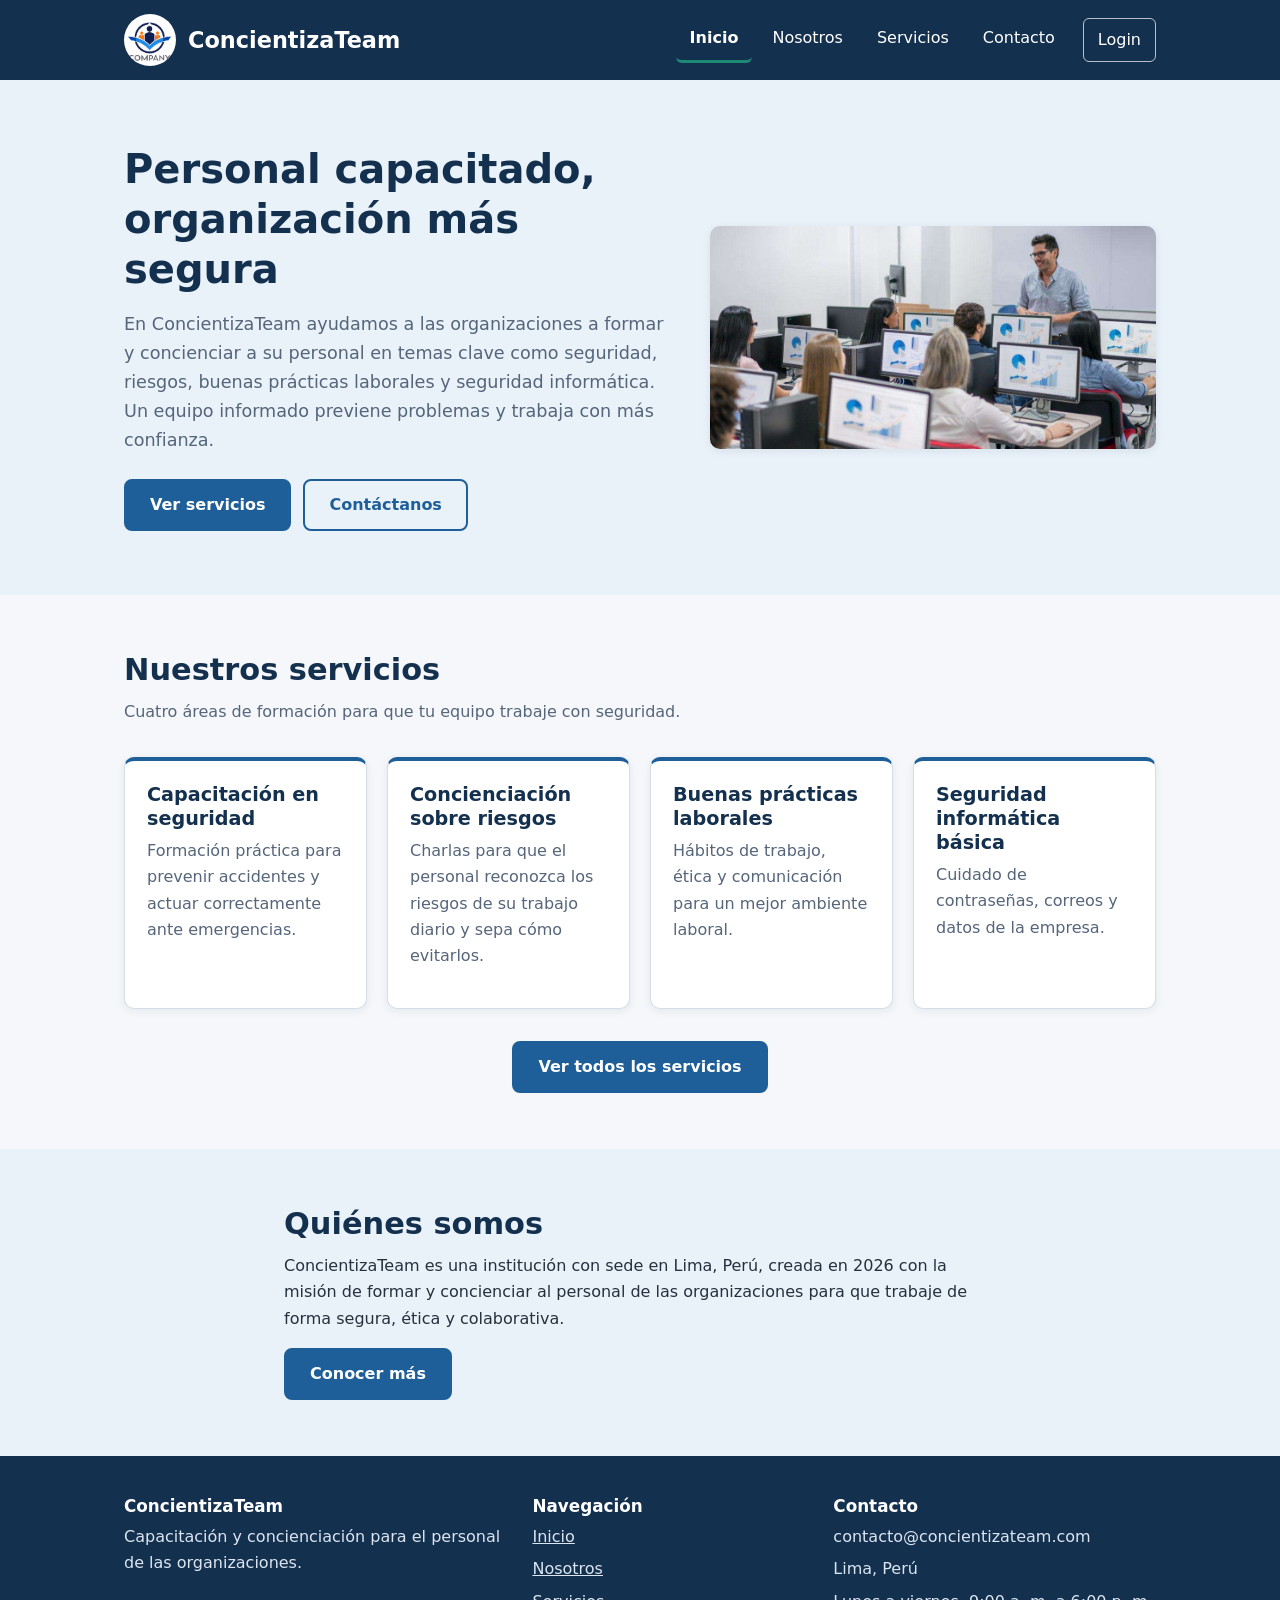
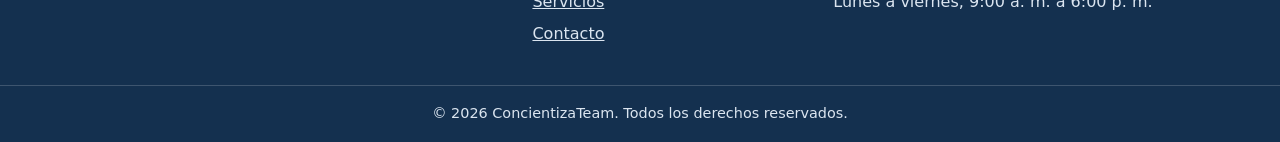
<file: index.html>
<!DOCTYPE html>
<html lang="es">
<head>
  <meta charset="UTF-8">
  <meta name="viewport" content="width=device-width, initial-scale=1.0">
  <meta name="description" content="Capacitación y concienciación para el personal de tu organización.">
  <title>Inicio | ConcientizaTeam</title>
  <link rel="stylesheet" href="css/style.css">
</head>
<body>

  <!-- ========== ENCABEZADO (igual en todas las páginas) ========== -->
  <header class="sitio-encabezado" id="encabezado-sitio">
    <div class="contenedor">
      <a class="sitio-marca" href="index.html" id="marca-sitio">
        <img src="img/logo.png" alt="Logo de ConcientizaTeam" width="52" height="52">
        <span>ConcientizaTeam</span>
      </a>

      <nav id="menu-principal" class="sitio-menu" aria-label="Menú principal">
        <ul>
          <li><a href="index.html" aria-current="page">Inicio</a></li>
          <li><a href="nosotros.html">Nosotros</a></li>
          <li><a href="servicios.html">Servicios</a></li>
          <li><a href="contacto.html">Contacto</a></li>
          <li><a class="sitio-menu-login" href="login.html">Login</a></li>
        </ul>
      </nav>
    </div>
  </header>

  <main id="contenido-principal">

    <!-- ========== PRESENTACIÓN ========== -->
    <section class="hero" id="presentacion">
      <div class="contenedor">
        <div>
          <h2>Personal capacitado, organización más segura</h2>
          <p>
            En ConcientizaTeam ayudamos a las organizaciones a formar y concienciar
            a su personal en temas clave como seguridad, riesgos, buenas prácticas
            laborales y seguridad informática. Un equipo informado previene problemas
            y trabaja con más confianza.
          </p>
          <div class="hero-acciones">
            <a class="boton" href="servicios.html">Ver servicios</a>
            <a class="boton boton-secundario" href="contacto.html">Contáctanos</a>
          </div>
        </div>
        <img src="img/porta.png" alt="Grupo de trabajadores en una sesión de capacitación" width="500">
      </div>
    </section>

    <!-- ========== RESUMEN DE SERVICIOS ========== -->
    <section class="seccion" id="servicios-resumen">
      <div class="contenedor">
        <div class="seccion-titulo">
          <h2>Nuestros servicios</h2>
          <p>Cuatro áreas de formación para que tu equipo trabaje con seguridad.</p>
        </div>

        <div class="servicios-resumen">
          <article class="tarjeta" id="resumen-seguridad">
            <h3>Capacitación en seguridad</h3>
            <p>Formación práctica para prevenir accidentes y actuar correctamente ante emergencias.</p>
          </article>

          <article class="tarjeta" id="resumen-riesgos">
            <h3>Concienciación sobre riesgos</h3>
            <p>Charlas para que el personal reconozca los riesgos de su trabajo diario y sepa cómo evitarlos.</p>
          </article>

          <article class="tarjeta" id="resumen-buenas-practicas">
            <h3>Buenas prácticas laborales</h3>
            <p>Hábitos de trabajo, ética y comunicación para un mejor ambiente laboral.</p>
          </article>

          <article class="tarjeta" id="resumen-informatica">
            <h3>Seguridad informática básica</h3>
            <p>Cuidado de contraseñas, correos y datos de la empresa.</p>
          </article>
        </div>

        <p class="servicios-ver-todos"><a class="boton" href="servicios.html">Ver todos los servicios</a></p>
      </div>
    </section>

    <!-- ========== INFORMACIÓN INSTITUCIONAL BREVE ========== -->
    <section class="seccion seccion-suave" id="quienes-somos">
      <div class="contenedor quienes-resumen">
        <h2>Quiénes somos</h2>
        <p>
          ConcientizaTeam es una institución con sede en Lima, Perú, creada en 2026
          con la misión de formar y concienciar al personal de las organizaciones para
          que trabaje de forma segura, ética y colaborativa.
        </p>
        <a class="boton" href="nosotros.html">Conocer más</a>
      </div>
    </section>

  </main>

  <!-- ========== PIE DE PÁGINA (igual en todas las páginas) ========== -->
  <footer class="sitio-pie" id="pie-sitio">
    <div class="contenedor sitio-pie-columnas">
      <div id="pie-institucion">
        <h3>ConcientizaTeam</h3>
        <p>Capacitación y concienciación para el personal de las organizaciones.</p>
      </div>
      <div id="pie-navegacion">
        <h3>Navegación</h3>
        <ul>
          <li><a href="index.html">Inicio</a></li>
          <li><a href="nosotros.html">Nosotros</a></li>
          <li><a href="servicios.html">Servicios</a></li>
          <li><a href="contacto.html">Contacto</a></li>
        </ul>
      </div>
      <div id="pie-contacto">
        <h3>Contacto</h3>
        <p>contacto@concientizateam.com</p>
        <p>Lima, Perú</p>
        <p>Lunes a viernes, 9:00 a. m. a 6:00 p. m.</p>
      </div>
    </div>
    <div class="sitio-pie-copyright" id="pie-copyright">
      <p>&copy; 2026 ConcientizaTeam. Todos los derechos reservados.</p>
    </div>
  </footer>

</body>
</html>
</file>
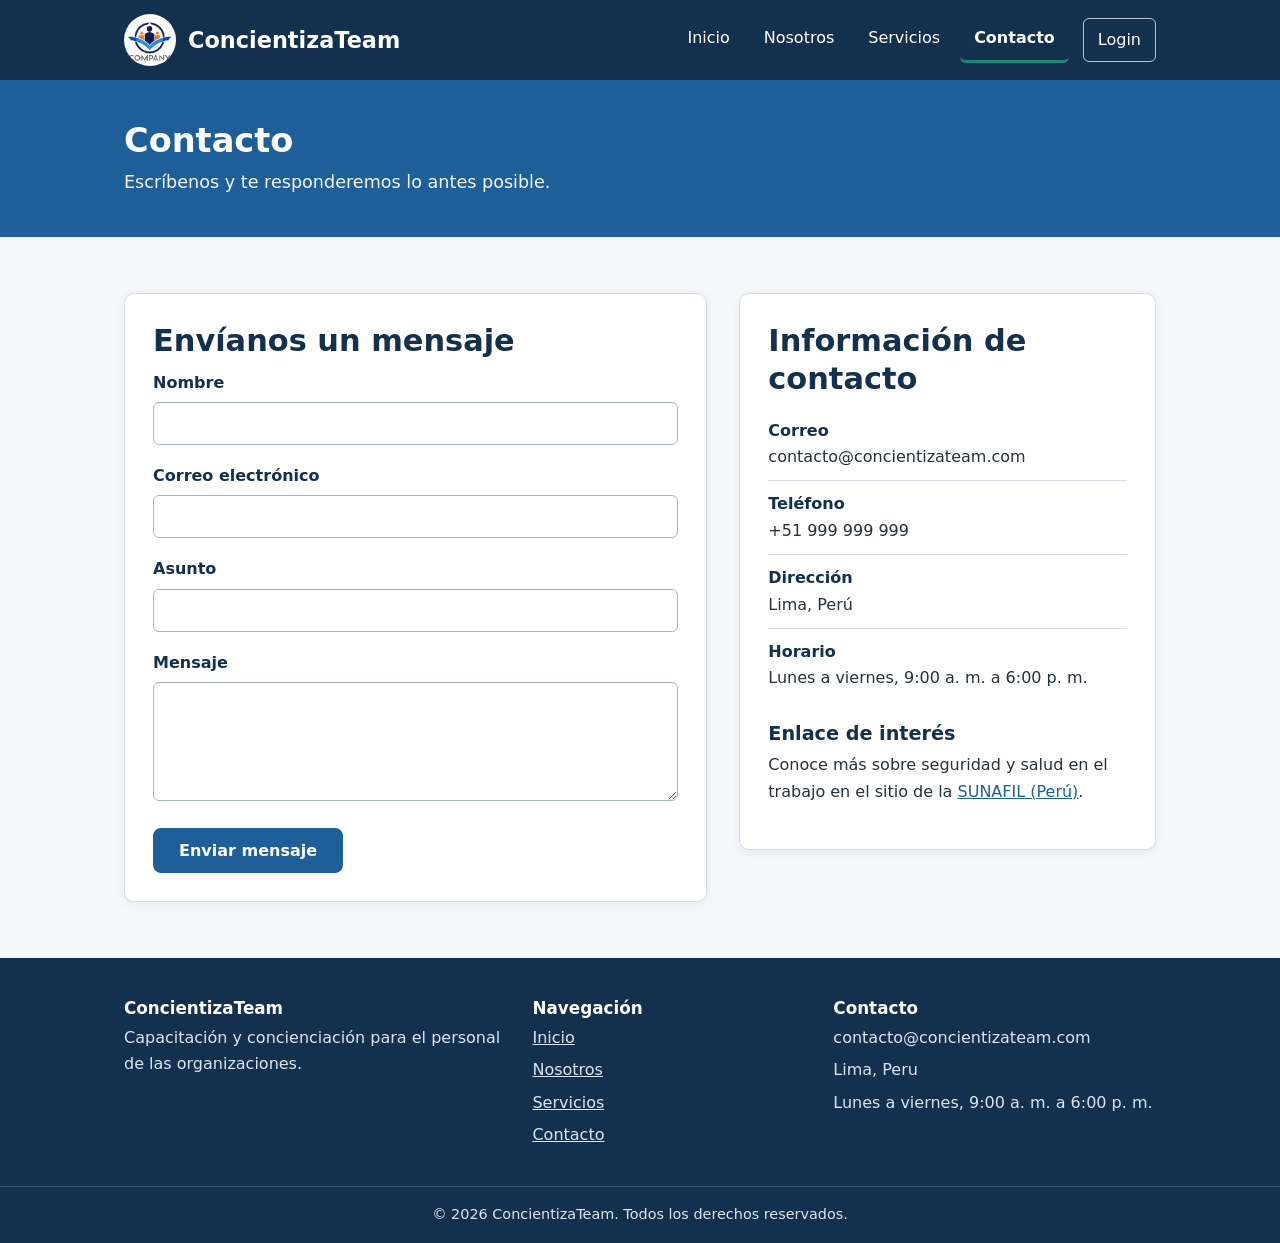
<file: contacto.html>
<!DOCTYPE html>
<html lang="es">
<head>
  <meta charset="UTF-8">
  <meta name="viewport" content="width=device-width, initial-scale=1.0">
  <meta name="description" content="Escríbenos para solicitar información sobre nuestros servicios.">
  <title>Contacto | ConcientizaTeam</title>
  <link rel="stylesheet" href="css/style.css">
</head>
<body>

  <!-- ========== ENCABEZADO (igual en todas las páginas) ========== -->
  <header class="sitio-encabezado" id="encabezado-sitio">
    <div class="contenedor">
      <a class="sitio-marca" href="index.html" id="marca-sitio">
        <img src="img/logo.png" alt="Logo de ConcientizaTeam" width="52" height="52">
        <span>ConcientizaTeam</span>
      </a>

      <nav id="menu-principal" class="sitio-menu" aria-label="Menú principal">
        <ul>
          <li><a href="index.html">Inicio</a></li>
          <li><a href="nosotros.html">Nosotros</a></li>
          <li><a href="servicios.html">Servicios</a></li>
          <li><a href="contacto.html" aria-current="page">Contacto</a></li>
          <li><a class="sitio-menu-login" href="login.html">Login</a></li>
        </ul>
      </nav>
    </div>
  </header>

  <main id="contenido-principal">

    <section class="titulo-pagina" id="cabecera-pagina">
      <div class="contenedor">
        <h2>Contacto</h2>
        <p>Escríbenos y te responderemos lo antes posible.</p>
      </div>
    </section>

    <section class="seccion" id="contacto">
      <div class="contenedor contacto-columnas">

        <!-- ========== FORMULARIO ========== -->
        <div class="panel" id="panel-formulario">
          <h2>Envíanos un mensaje</h2>

          <form class="formulario" id="form-contacto" action="#" method="post">
            <div class="formulario-campo">
              <label for="nombre">Nombre</label>
              <input type="text" id="nombre" name="nombre" autocomplete="name" required>
            </div>

            <div class="formulario-campo">
              <label for="correo">Correo electrónico</label>
              <input type="email" id="correo" name="correo" autocomplete="email" required>
            </div>

            <div class="formulario-campo">
              <label for="asunto">Asunto</label>
              <input type="text" id="asunto" name="asunto" required>
            </div>

            <div class="formulario-campo">
              <label for="mensaje">Mensaje</label>
              <textarea id="mensaje" name="mensaje" rows="5" required></textarea>
            </div>

            <button type="submit">Enviar mensaje</button>
          </form>
        </div>

        <!-- ========== INFORMACIÓN DE CONTACTO ========== -->
        <aside class="panel" id="panel-informacion">
          <h2>Información de contacto</h2>
          <ul class="contacto-info" id="datos-contacto">
            <li><strong>Correo</strong> contacto@concientizateam.com</li>
            <li><strong>Teléfono</strong> +51 999 999 999</li>
            <li><strong>Dirección</strong> Lima, Perú</li>
            <li><strong>Horario</strong> Lunes a viernes, 9:00 a. m. a 6:00 p. m.</li>
          </ul>

          <h3>Enlace de interés</h3>
          <p>
            Conoce más sobre seguridad y salud en el trabajo en el sitio de la
            <a href="https://www.gob.pe/sunafil" target="_blank" rel="noopener noreferrer">SUNAFIL (Perú)</a>.
          </p>
        </aside>

      </div>
    </section>

  </main>

  <!-- ========== PIE DE PÁGINA (igual en todas las páginas) ========== -->
  <footer class="sitio-pie" id="pie-sitio">
    <div class="contenedor sitio-pie-columnas">
      <div id="pie-institucion">
        <h3>ConcientizaTeam</h3>
        <p>Capacitación y concienciación para el personal de las organizaciones.</p>
      </div>
      <div id="pie-navegacion">
        <h3>Navegación</h3>
        <ul>
          <li><a href="index.html">Inicio</a></li>
          <li><a href="nosotros.html">Nosotros</a></li>
          <li><a href="servicios.html">Servicios</a></li>
          <li><a href="contacto.html">Contacto</a></li>
        </ul>
      </div>
      <div id="pie-contacto">
        <h3>Contacto</h3>
        <p>contacto@concientizateam.com</p>
        <p>Lima, Peru</p>
        <p>Lunes a viernes, 9:00 a. m. a 6:00 p. m.</p>
      </div>
    </div>
    <div class="sitio-pie-copyright" id="pie-copyright">
      <p>&copy; 2026 ConcientizaTeam. Todos los derechos reservados.</p>
    </div>
  </footer>

</body>
</html>
</file>
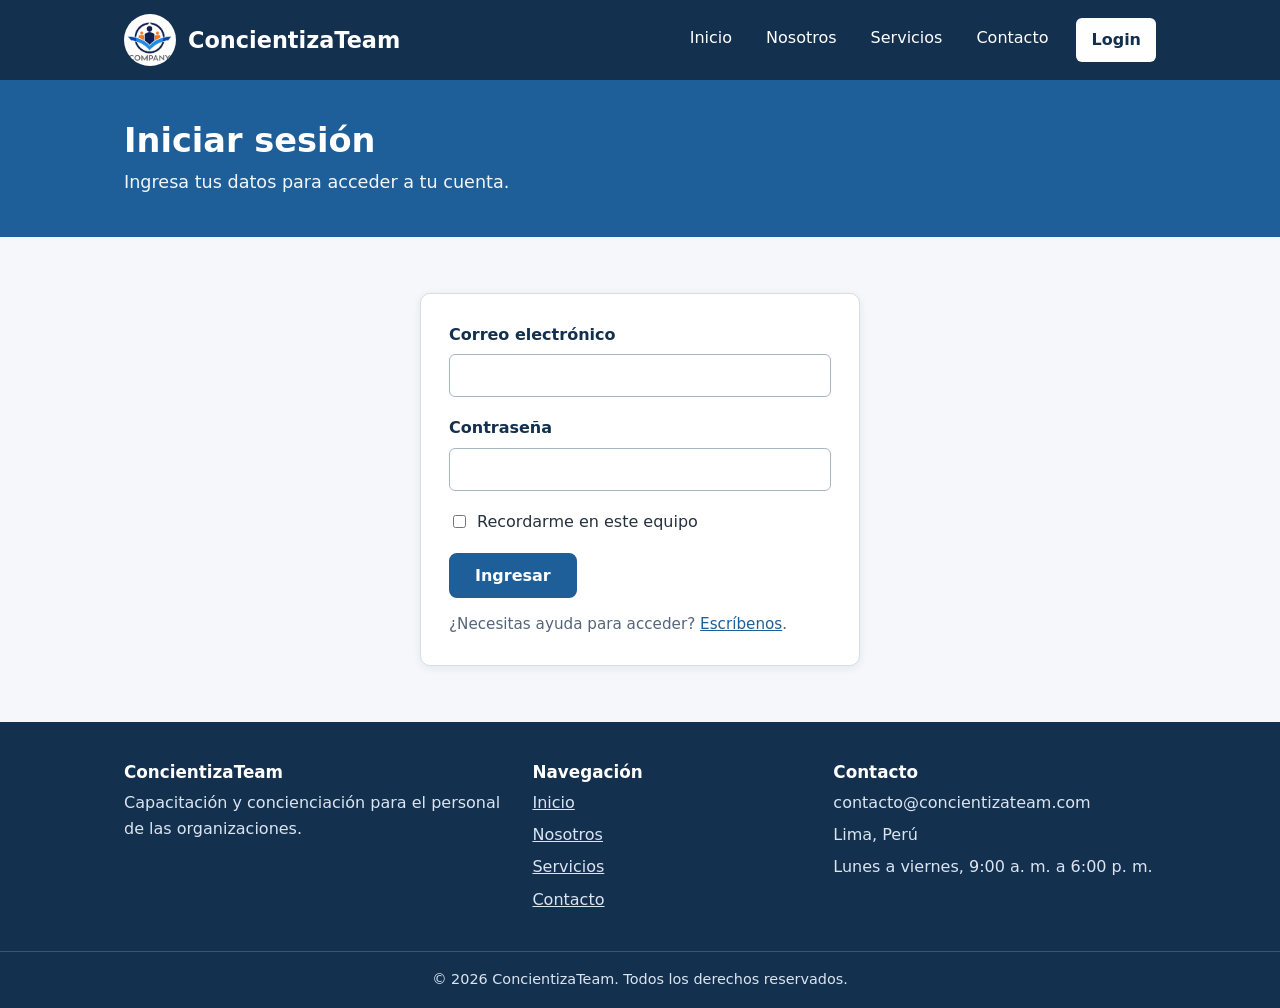
<file: login.html>
<!DOCTYPE html>
<html lang="es">
<head>
  <meta charset="UTF-8">
  <meta name="viewport" content="width=device-width, initial-scale=1.0">
  <meta name="description" content="Accede a tu cuenta de ConcientizaTeam.">
  <title>Iniciar sesión | ConcientizaTeam</title>
  <link rel="stylesheet" href="css/style.css">
</head>
<body>

  <!-- ========== ENCABEZADO (igual en todas las páginas) ========== -->
  <header class="sitio-encabezado" id="encabezado-sitio">
    <div class="contenedor">
      <a class="sitio-marca" href="index.html" id="marca-sitio">
        <img src="img/logo.png" alt="Logo de ConcientizaTeam" width="52" height="52">
        <span>ConcientizaTeam</span>
      </a>

      <nav id="menu-principal" class="sitio-menu" aria-label="Menú principal">
        <ul>
          <li><a href="index.html">Inicio</a></li>
          <li><a href="nosotros.html">Nosotros</a></li>
          <li><a href="servicios.html">Servicios</a></li>
          <li><a href="contacto.html">Contacto</a></li>
          <li><a class="sitio-menu-login" href="login.html" aria-current="page">Login</a></li>
        </ul>
      </nav>
    </div>
  </header>

  <main id="contenido-principal">

    <section class="titulo-pagina" id="cabecera-pagina">
      <div class="contenedor">
        <h2>Iniciar sesión</h2>
        <p>Ingresa tus datos para acceder a tu cuenta.</p>
      </div>
    </section>

    <section class="seccion" id="acceso">
      <div class="contenedor">
        <div class="panel panel-login" id="panel-acceso">
          <form class="formulario" id="form-login" action="#" method="post">
            <div class="formulario-campo">
              <label for="login-correo">Correo electrónico</label>
              <input type="email" id="login-correo" name="correo" autocomplete="email" required>
            </div>

            <div class="formulario-campo">
              <label for="login-clave">Contraseña</label>
              <input type="password" id="login-clave" name="clave" autocomplete="current-password" required>
            </div>

            <div class="formulario-opcion">
              <input type="checkbox" id="recordar" name="recordar">
              <label for="recordar">Recordarme en este equipo</label>
            </div>

            <button type="submit">Ingresar</button>

            <p class="formulario-ayuda">¿Necesitas ayuda para acceder? <a href="contacto.html">Escríbenos</a>.</p>
          </form>
        </div>
      </div>
    </section>

  </main>

  <!-- ========== PIE DE PÁGINA (igual en todas las páginas) ========== -->
  <footer class="sitio-pie" id="pie-sitio">
    <div class="contenedor sitio-pie-columnas">
      <div id="pie-institucion">
        <h3>ConcientizaTeam</h3>
        <p>Capacitación y concienciación para el personal de las organizaciones.</p>
      </div>
      <div id="pie-navegacion">
        <h3>Navegación</h3>
        <ul>
          <li><a href="index.html">Inicio</a></li>
          <li><a href="nosotros.html">Nosotros</a></li>
          <li><a href="servicios.html">Servicios</a></li>
          <li><a href="contacto.html">Contacto</a></li>
        </ul>
      </div>
      <div id="pie-contacto">
        <h3>Contacto</h3>
        <p>contacto@concientizateam.com</p>
        <p>Lima, Perú</p>
        <p>Lunes a viernes, 9:00 a. m. a 6:00 p. m.</p>
      </div>
    </div>
    <div class="sitio-pie-copyright" id="pie-copyright">
      <p>&copy; 2026 ConcientizaTeam. Todos los derechos reservados.</p>
    </div>
  </footer>

</body>
</html>
</file>
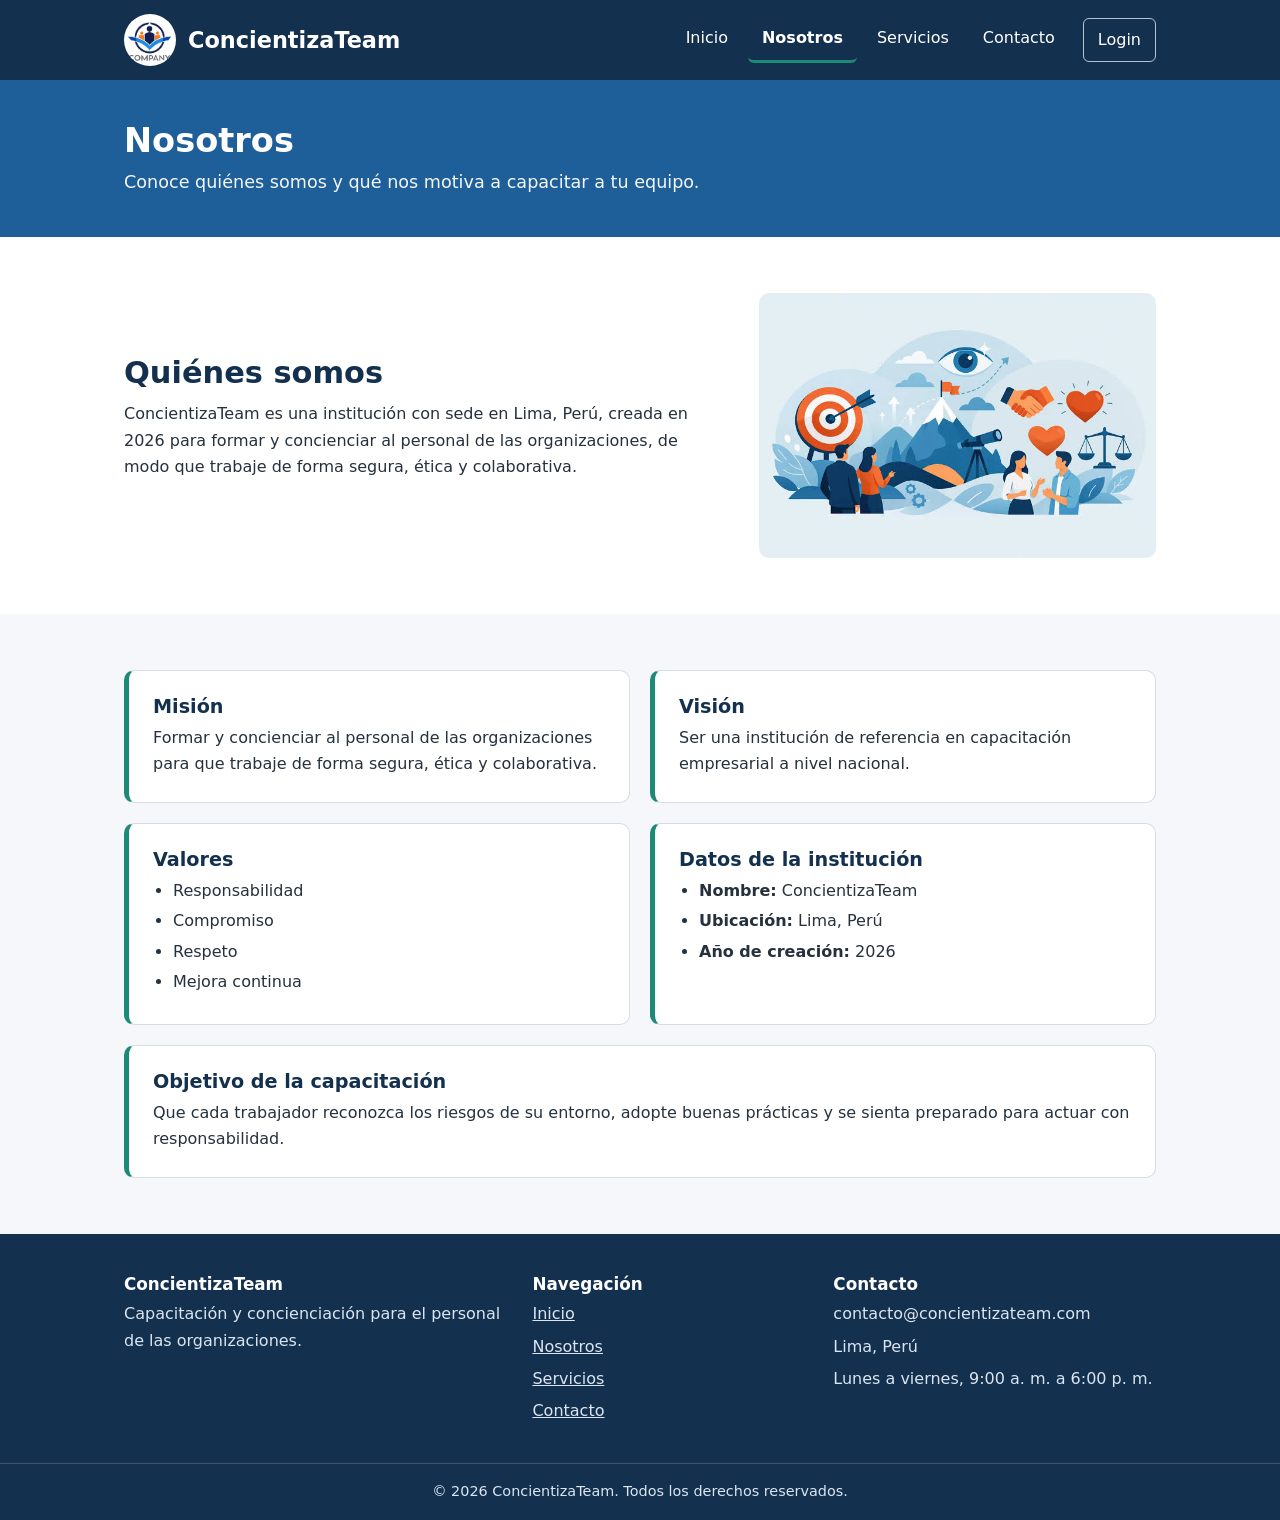
<file: nosotros.html>
<!DOCTYPE html>
<html lang="es">
<head>
  <meta charset="UTF-8">
  <meta name="viewport" content="width=device-width, initial-scale=1.0">
  <meta name="description" content="Conoce la misión, visión y valores de ConcientizaTeam.">
  <title>Nosotros | ConcientizaTeam</title>
  <link rel="stylesheet" href="css/style.css">
</head>
<body>

  <!-- ========== ENCABEZADO (igual en todas las páginas) ========== -->
  <header class="sitio-encabezado" id="encabezado-sitio">
    <div class="contenedor">
      <a class="sitio-marca" href="index.html" id="marca-sitio">
        <img src="img/logo.png" alt="Logo de ConcientizaTeam" width="52" height="52">
        <span>ConcientizaTeam</span>
      </a>

      <nav id="menu-principal" class="sitio-menu" aria-label="Menú principal">
        <ul>
          <li><a href="index.html">Inicio</a></li>
          <li><a href="nosotros.html" aria-current="page">Nosotros</a></li>
          <li><a href="servicios.html">Servicios</a></li>
          <li><a href="contacto.html">Contacto</a></li>
          <li><a class="sitio-menu-login" href="login.html">Login</a></li>
        </ul>
      </nav>
    </div>
  </header>

  <main id="contenido-principal">

    <section class="titulo-pagina" id="cabecera-pagina">
      <div class="contenedor">
        <h2>Nosotros</h2>
        <p>Conoce quiénes somos y qué nos motiva a capacitar a tu equipo.</p>
      </div>
    </section>

    <!-- ========== QUIÉNES SOMOS ========== -->
    <section class="seccion seccion-clara" id="quienes-somos">
      <div class="contenedor nosotros-intro">
        <div>
          <h2>Quiénes somos</h2>
          <p>
            ConcientizaTeam es una institución con sede en Lima, Perú, creada en 2026
            para formar y concienciar al personal de las organizaciones, de modo que
            trabaje de forma segura, ética y colaborativa.
          </p>
        </div>
        <img src="img/mision.png" alt="Equipo de ConcientizaTeam reunido" width="400">
      </div>
    </section>

    <!-- ========== MISIÓN, VISIÓN, VALORES Y DATOS ========== -->
    <section class="seccion" id="institucion">
      <div class="contenedor">
        <div class="nosotros-bloques">
          <article class="nosotros-bloque" id="mision">
            <h3>Misión</h3>
            <p>Formar y concienciar al personal de las organizaciones para que trabaje de forma segura, ética y colaborativa.</p>
          </article>

          <article class="nosotros-bloque" id="vision">
            <h3>Visión</h3>
            <p>Ser una institución de referencia en capacitación empresarial a nivel nacional.</p>
          </article>

          <article class="nosotros-bloque" id="valores">
            <h3>Valores</h3>
            <ul>
              <li>Responsabilidad</li>
              <li>Compromiso</li>
              <li>Respeto</li>
              <li>Mejora continua</li>
            </ul>
          </article>

          <article class="nosotros-bloque" id="datos-institucion">
            <h3>Datos de la institución</h3>
            <ul>
              <li><strong>Nombre:</strong> ConcientizaTeam</li>
              <li><strong>Ubicación:</strong> Lima, Perú</li>
              <li><strong>Año de creación:</strong> 2026</li>
            </ul>
          </article>

          <article class="nosotros-bloque nosotros-bloque-ancho" id="objetivo-capacitacion">
            <h3>Objetivo de la capacitación</h3>
            <p>Que cada trabajador reconozca los riesgos de su entorno, adopte buenas prácticas y se sienta preparado para actuar con responsabilidad.</p>
          </article>
        </div>
      </div>
    </section>

  </main>

  <!-- ========== PIE DE PÁGINA (igual en todas las páginas) ========== -->
  <footer class="sitio-pie" id="pie-sitio">
    <div class="contenedor sitio-pie-columnas">
      <div id="pie-institucion">
        <h3>ConcientizaTeam</h3>
        <p>Capacitación y concienciación para el personal de las organizaciones.</p>
      </div>
      <div id="pie-navegacion">
        <h3>Navegación</h3>
        <ul>
          <li><a href="index.html">Inicio</a></li>
          <li><a href="nosotros.html">Nosotros</a></li>
          <li><a href="servicios.html">Servicios</a></li>
          <li><a href="contacto.html">Contacto</a></li>
        </ul>
      </div>
      <div id="pie-contacto">
        <h3>Contacto</h3>
        <p>contacto@concientizateam.com</p>
        <p>Lima, Perú</p>
        <p>Lunes a viernes, 9:00 a. m. a 6:00 p. m.</p>
      </div>
    </div>
    <div class="sitio-pie-copyright" id="pie-copyright">
      <p>&copy; 2026 ConcientizaTeam. Todos los derechos reservados.</p>
    </div>
  </footer>

</body>
</html>
</file>
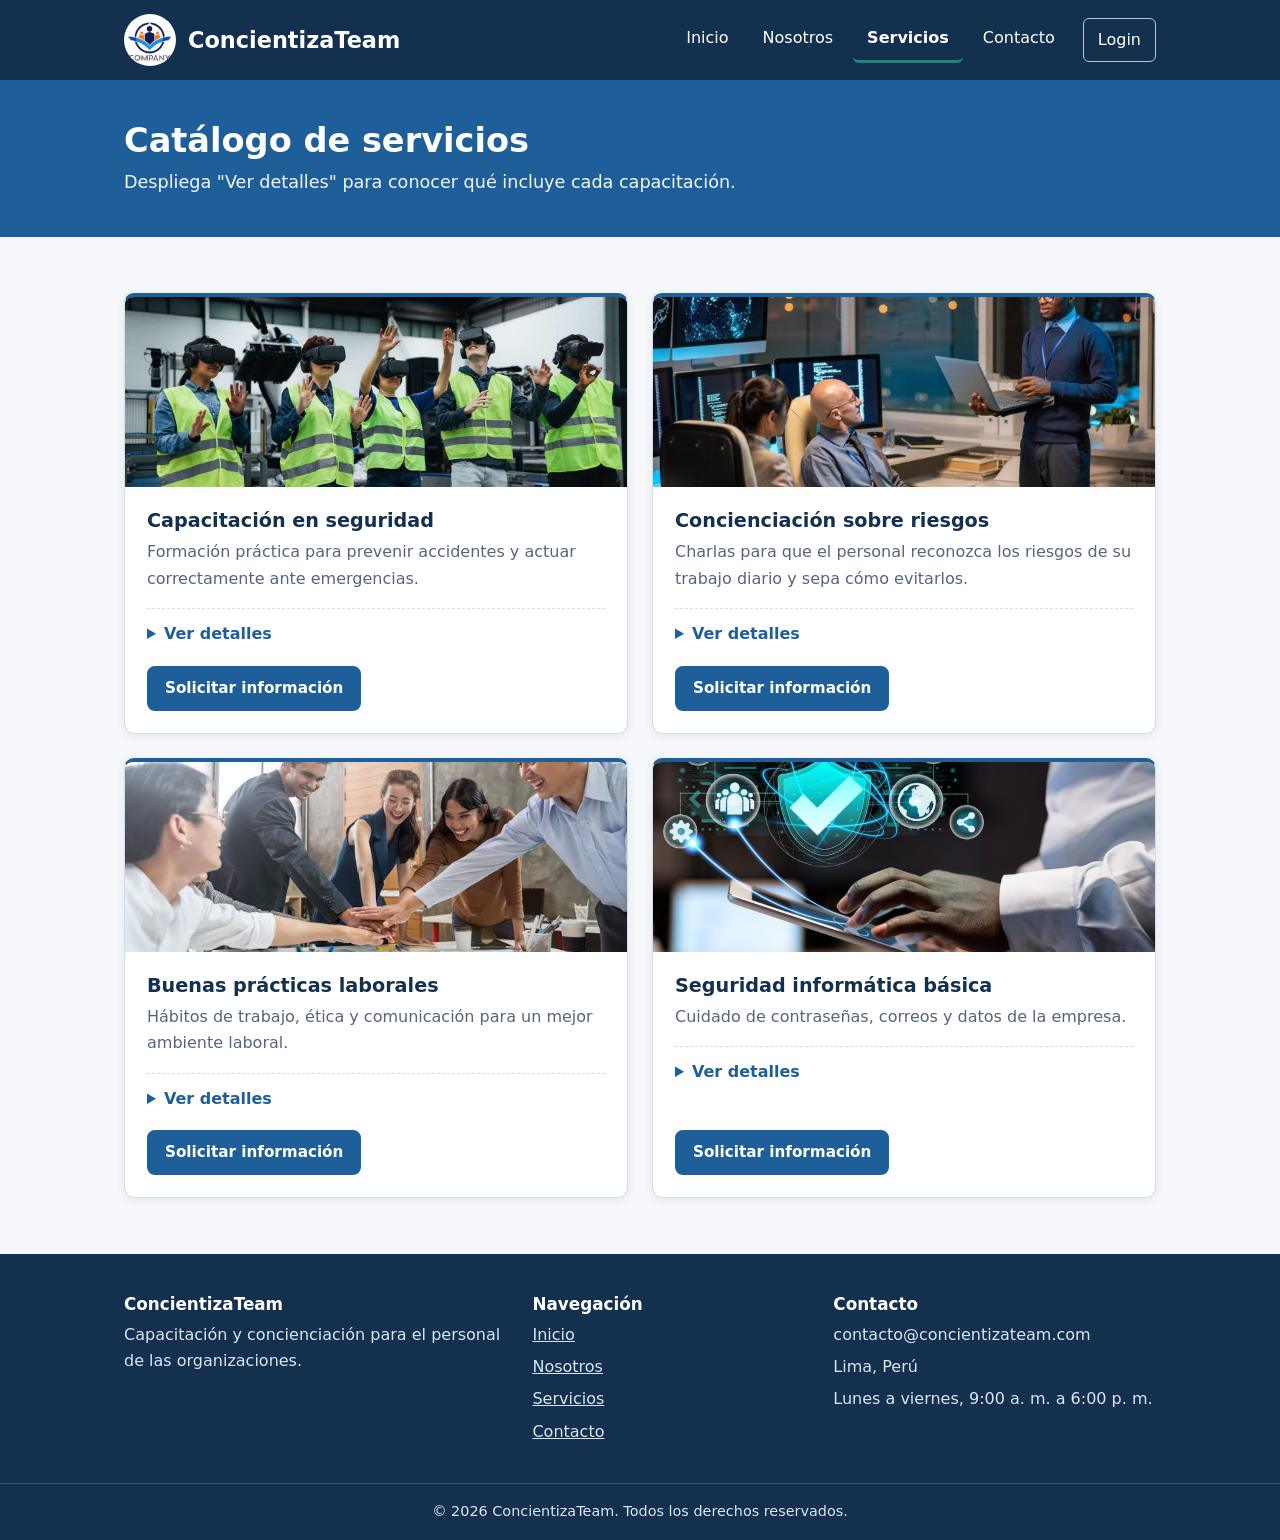
<file: servicios.html>
<!DOCTYPE html>
<html lang="es">
<head>
  <meta charset="UTF-8">
  <meta name="viewport" content="width=device-width, initial-scale=1.0">
  <meta name="description" content="Catálogo de servicios de capacitación y concienciación.">
  <title>Servicios | ConcientizaTeam</title>
  <link rel="stylesheet" href="css/style.css">
</head>
<body>

  <!-- ========== ENCABEZADO (igual en todas las páginas) ========== -->
  <header class="sitio-encabezado" id="encabezado-sitio">
    <div class="contenedor">
      <a class="sitio-marca" href="index.html" id="marca-sitio">
        <img src="img/logo.png" alt="Logo de ConcientizaTeam" width="52" height="52">
        <span>ConcientizaTeam</span>
      </a>

      <nav id="menu-principal" class="sitio-menu" aria-label="Menú principal">
        <ul>
          <li><a href="index.html">Inicio</a></li>
          <li><a href="nosotros.html">Nosotros</a></li>
          <li><a href="servicios.html" aria-current="page">Servicios</a></li>
          <li><a href="contacto.html">Contacto</a></li>
          <li><a class="sitio-menu-login" href="login.html">Login</a></li>
        </ul>
      </nav>
    </div>
  </header>

  <main id="contenido-principal">

    <section class="titulo-pagina" id="cabecera-pagina">
      <div class="contenedor">
        <h2>Catálogo de servicios</h2>
        <p>Despliega "Ver detalles" para conocer qué incluye cada capacitación.</p>
      </div>
    </section>

    <!-- ========== CATÁLOGO ========== -->
    <section class="seccion" id="catalogo">
      <div class="contenedor">
        <div class="servicios-catalogo">

          <article class="tarjeta" id="servicio-seguridad">
            <img src="img/capa.png" alt="Capacitación en seguridad">
            <div class="tarjeta-cuerpo">
              <h3>Capacitación en seguridad</h3>
              <p>Formación práctica para prevenir accidentes y actuar correctamente ante emergencias.</p>
              <details>
                <summary>Ver detalles</summary>
                <p>Incluye: identificación de riesgos, uso de equipos de protección y simulacros. Duración sugerida: 6 horas.</p>
              </details>
              <a class="boton boton-pequeno" href="contacto.html">Solicitar información</a>
            </div>
          </article>

          <article class="tarjeta" id="servicio-riesgos">
            <img src="img/concienciacion.png" alt="Concienciación sobre riesgos">
            <div class="tarjeta-cuerpo">
              <h3>Concienciación sobre riesgos</h3>
              <p>Charlas para que el personal reconozca los riesgos de su trabajo diario y sepa cómo evitarlos.</p>
              <details>
                <summary>Ver detalles</summary>
                <p>Incluye: análisis de casos reales, señales de alerta y cómo reportar incidentes. Duración sugerida: 3 horas.</p>
              </details>
              <a class="boton boton-pequeno" href="contacto.html">Solicitar información</a>
            </div>
          </article>

          <article class="tarjeta" id="servicio-buenas-practicas">
            <img src="img/buenas.png" alt="Buenas prácticas laborales">
            <div class="tarjeta-cuerpo">
              <h3>Buenas prácticas laborales</h3>
              <p>Hábitos de trabajo, ética y comunicación para un mejor ambiente laboral.</p>
              <details>
                <summary>Ver detalles</summary>
                <p>Incluye: código de conducta, trabajo en equipo y manejo de conflictos. Duración sugerida: 4 horas.</p>
              </details>
              <a class="boton boton-pequeno" href="contacto.html">Solicitar información</a>
            </div>
          </article>

          <article class="tarjeta" id="servicio-informatica">
            <img src="img/seguinfor.png" alt="Seguridad informática básica">
            <div class="tarjeta-cuerpo">
              <h3>Seguridad informática básica</h3>
              <p>Cuidado de contraseñas, correos y datos de la empresa.</p>
              <details>
                <summary>Ver detalles</summary>
                <p>Incluye: contraseñas seguras, reconocimiento de correos falsos (phishing) y protección de datos. Duración sugerida: 4 horas.</p>
              </details>
              <a class="boton boton-pequeno" href="contacto.html">Solicitar información</a>
            </div>
          </article>

        </div>
      </div>
    </section>

  </main>

  <!-- ========== PIE DE PÁGINA (igual en todas las páginas) ========== -->
  <footer class="sitio-pie" id="pie-sitio">
    <div class="contenedor sitio-pie-columnas">
      <div id="pie-institucion">
        <h3>ConcientizaTeam</h3>
        <p>Capacitación y concienciación para el personal de las organizaciones.</p>
      </div>
      <div id="pie-navegacion">
        <h3>Navegación</h3>
        <ul>
          <li><a href="index.html">Inicio</a></li>
          <li><a href="nosotros.html">Nosotros</a></li>
          <li><a href="servicios.html">Servicios</a></li>
          <li><a href="contacto.html">Contacto</a></li>
        </ul>
      </div>
      <div id="pie-contacto">
        <h3>Contacto</h3>
        <p>contacto@concientizateam.com</p>
        <p>Lima, Perú</p>
        <p>Lunes a viernes, 9:00 a. m. a 6:00 p. m.</p>
      </div>
    </div>
    <div class="sitio-pie-copyright" id="pie-copyright">
      <p>&copy; 2026 ConcientizaTeam. Todos los derechos reservados.</p>
    </div>
  </footer>

</body>
</html>
</file>
<file: css/style.css>
/* =====================================================
   ConcientizaTeam - Hoja de estilos única (HTML + CSS)
   Paleta:
   - Azul oscuro : encabezado, pie y títulos (confianza)
   - Azul        : botones y enlaces
   - Azul claro  : fondos suaves de secciones
   - Verde       : acento de seguridad (detalles y página actual)
   - Gris claro  : fondo general
   ===================================================== */

/* 1. VARIABLES Y BASE ------------------------------- */
:root {
  --azul-oscuro: #14304f;
  --azul: #1f5f99;
  --azul-hover: #174a78;
  --azul-claro: #e9f1f9;
  --verde: #1d8a76;
  --gris: #f5f7fa;
  --borde: #d5dde6;
  --texto: #25313d;
  --texto-suave: #55657a;
  --blanco: #ffffff;
  --radio: 10px;
  --sombra: 0 2px 8px rgba(20, 48, 79, 0.08);
}

* { box-sizing: border-box; }

html { scroll-behavior: smooth; }

body {
  margin: 0;
  font-family: "Segoe UI", system-ui, -apple-system, Roboto, Arial, sans-serif;
  font-size: 1rem;
  line-height: 1.65;
  color: var(--texto);
  background-color: var(--gris);
}

h1, h2, h3 {
  color: var(--azul-oscuro);
  line-height: 1.25;
  margin-top: 0;
}
h2 { font-size: 1.9rem; margin-bottom: 0.6rem; }
h3 { font-size: 1.2rem; margin-bottom: 0.4rem; }

p { margin-top: 0; }

a { color: var(--azul); }
a:hover { color: var(--azul-hover); }

img {
  max-width: 100%;
  height: auto;
  border-radius: var(--radio);
}

/* Foco visible para quien navega con teclado */
a:focus-visible,
button:focus-visible,
summary:focus-visible {
  outline: 3px solid var(--verde);
  outline-offset: 2px;
}

/* Contenedor central: todas las secciones usan el mismo ancho */
.contenedor {
  width: 100%;
  max-width: 1080px;
  margin: 0 auto;
  padding: 0 24px;
}

.seccion { padding: 56px 0; }
.seccion.seccion-clara { background-color: var(--blanco); }
.seccion.seccion-suave { background-color: var(--azul-claro); }

.seccion-titulo { margin-bottom: 32px; }
.seccion-titulo p { color: var(--texto-suave); max-width: 60ch; margin-bottom: 0; }

/* 2. ENCABEZADO Y MENÚ ------------------------------- */
.sitio-encabezado {
  background-color: var(--azul-oscuro);
  color: var(--blanco);
}

.sitio-encabezado .contenedor {
  display: flex;
  align-items: center;
  gap: 14px;
  padding-top: 14px;
  padding-bottom: 14px;
}

.sitio-marca {
  display: flex;
  align-items: center;
  gap: 12px;
  color: var(--blanco);
  text-decoration: none;
}
.sitio-marca:hover { color: var(--blanco); }

.sitio-marca img {
  width: 52px;
  height: 52px;
  border-radius: 50%;
  background-color: var(--blanco);
}

.sitio-marca span {
  font-size: 1.4rem;
  font-weight: 700;
}

.sitio-menu { margin-left: auto; }

.sitio-menu ul {
  display: flex;
  align-items: center;
  gap: 6px;
  list-style: none;
  margin: 0;
  padding: 0;
}

.sitio-menu a {
  display: block;
  padding: 8px 14px;
  color: var(--blanco);
  text-decoration: none;
  border-radius: 6px;
  border-bottom: 3px solid transparent;
  transition: background-color 0.2s;
}
.sitio-menu a:hover { background-color: rgba(255, 255, 255, 0.14); }

/* Página actual */
.sitio-menu a[aria-current="page"] { border-bottom-color: var(--verde); font-weight: 600; }

/* Enlace "Ingresar" con borde */
.sitio-menu a.sitio-menu-login {
  margin-left: 8px;
  border: 1px solid rgba(255, 255, 255, 0.7);
}
.sitio-menu a.sitio-menu-login:hover { background-color: var(--blanco); color: var(--azul-oscuro); }
.sitio-menu a.sitio-menu-login[aria-current="page"] { background-color: var(--blanco); color: var(--azul-oscuro); }

/* 3. BOTONES ----------------------------------------- */
.boton,
.formulario button {
  display: inline-block;
  padding: 11px 24px;
  font-family: inherit;
  font-size: 1rem;
  font-weight: 600;
  color: var(--blanco);
  background-color: var(--azul);
  border: 2px solid var(--azul);
  border-radius: 8px;
  text-decoration: none;
  cursor: pointer;
  transition: background-color 0.2s, transform 0.2s;
}
.boton:hover,
.formulario button:hover {
  color: var(--blanco);
  background-color: var(--azul-hover);
  border-color: var(--azul-hover);
}

.boton.boton-secundario {
  color: var(--azul);
  background-color: transparent;
}
.boton.boton-secundario:hover { color: var(--blanco); background-color: var(--azul); }

.boton.boton-pequeno { padding: 8px 16px; font-size: 0.95rem; }

/* 4. INICIO ------------------------------------------ */
.hero {
  background-color: var(--azul-claro);
  padding: 64px 0;
}

.hero .contenedor {
  display: grid;
  grid-template-columns: 1.1fr 0.9fr;
  gap: 40px;
  align-items: center;
}

.hero h2 { font-size: 2.5rem; margin-bottom: 16px; }
.hero p { font-size: 1.1rem; color: var(--texto-suave); }
.hero .hero-acciones { display: flex; flex-wrap: wrap; gap: 12px; margin-top: 24px; }
.hero img { width: 100%; box-shadow: var(--sombra); }

/* Tarjetas (servicios en Inicio y Servicios) */
.servicios-resumen {
  display: grid;
  grid-template-columns: repeat(4, 1fr);
  gap: 20px;
}

.tarjeta {
  display: flex;
  flex-direction: column;
  padding: 22px;
  background-color: var(--blanco);
  border: 1px solid var(--borde);
  border-top: 4px solid var(--azul);
  border-radius: var(--radio);
  box-shadow: var(--sombra);
}
.tarjeta p { color: var(--texto-suave); }
.tarjeta:hover { border-top-color: var(--verde); }

.servicios-ver-todos { margin: 32px 0 0; text-align: center; }

/* Bloque "Quiénes somos" en Inicio */
.quienes-resumen {
  max-width: 760px;
}

/* 5. TÍTULO DE PÁGINA (Nosotros, Servicios, Contacto, Login) */
.titulo-pagina {
  padding: 40px 0;
  color: var(--blanco);
  background-color: var(--azul);
}
.titulo-pagina h2 { color: var(--blanco); margin-bottom: 6px; font-size: 2.1rem; }
.titulo-pagina p { margin: 0; font-size: 1.1rem; opacity: 0.95; }

/* 6. NOSOTROS ---------------------------------------- */
.nosotros-intro {
  display: grid;
  grid-template-columns: 1.2fr 0.8fr;
  gap: 40px;
  align-items: center;
}
.nosotros-intro img { width: 100%; }

.nosotros-bloques {
  display: grid;
  grid-template-columns: repeat(2, 1fr);
  gap: 20px;
}

.nosotros-bloque {
  padding: 24px;
  background-color: var(--blanco);
  border: 1px solid var(--borde);
  border-left: 5px solid var(--verde);
  border-radius: var(--radio);
}
.nosotros-bloque p:last-child,
.nosotros-bloque ul:last-child { margin-bottom: 0; }
.nosotros-bloque ul { padding-left: 20px; margin: 0; }
.nosotros-bloque li { margin-bottom: 4px; }

.nosotros-bloque.nosotros-bloque-ancho { grid-column: 1 / -1; }

/* 7. SERVICIOS --------------------------------------- */
.servicios-catalogo {
  display: grid;
  grid-template-columns: repeat(2, 1fr);
  gap: 24px;
}

.servicios-catalogo .tarjeta { padding: 0; overflow: hidden; }
.servicios-catalogo .tarjeta img {
  width: 100%;
  height: 190px;
  object-fit: cover;
  border-radius: 0;
}
.tarjeta-cuerpo {
  display: flex;
  flex-direction: column;
  flex: 1;
  padding: 22px;
}
.tarjeta-cuerpo .boton { align-self: flex-start; margin-top: auto; }

/* Detalle desplegable (HTML puro con <details>) */
.tarjeta details {
  margin-bottom: 18px;
  padding-top: 12px;
  border-top: 1px dashed var(--borde);
}
.tarjeta summary {
  cursor: pointer;
  font-weight: 600;
  color: var(--azul);
}
.tarjeta details p { margin: 10px 0 0; }

/* 8. FORMULARIOS (Contacto y Login) ------------------ */
.contacto-columnas {
  display: grid;
  grid-template-columns: 1.4fr 1fr;
  gap: 32px;
  align-items: start;
}

.panel {
  padding: 28px;
  background-color: var(--blanco);
  border: 1px solid var(--borde);
  border-radius: var(--radio);
  box-shadow: var(--sombra);
}

.formulario .formulario-campo { margin-bottom: 18px; }

.formulario label {
  display: block;
  margin-bottom: 6px;
  font-weight: 600;
  color: var(--azul-oscuro);
}

.formulario input[type="text"],
.formulario input[type="email"],
.formulario input[type="password"],
.formulario textarea {
  width: 100%;
  padding: 11px 12px;
  font-family: inherit;
  font-size: 1rem;
  color: var(--texto);
  background-color: var(--blanco);
  border: 1px solid #a9b6c4;
  border-radius: 6px;
}
.formulario textarea { resize: vertical; }

.formulario input:focus,
.formulario textarea:focus {
  outline: none;
  border-color: var(--azul);
  box-shadow: 0 0 0 3px rgba(31, 95, 153, 0.25);
}

.formulario .formulario-opcion {
  display: flex;
  align-items: center;
  gap: 8px;
  margin-bottom: 18px;
}
.formulario .formulario-opcion label { margin: 0; font-weight: 400; color: var(--texto); }

.formulario .formulario-ayuda { margin: 14px 0 0; font-size: 0.95rem; color: var(--texto-suave); }

.contacto-info { list-style: none; margin: 0 0 20px; padding: 0; }
.contacto-info li { padding: 10px 0; border-bottom: 1px solid var(--borde); }
.contacto-info li:last-child { border-bottom: none; }
.contacto-info strong { display: block; color: var(--azul-oscuro); }

/* Login: tarjeta centrada y angosta */
.panel-login { max-width: 440px; margin: 0 auto; }

/* 9. PIE DE PÁGINA ----------------------------------- */
.sitio-pie {
  color: #dbe5f0;
  background-color: var(--azul-oscuro);
}

.sitio-pie-columnas {
  display: grid;
  grid-template-columns: 1.4fr 1fr 1.2fr;
  gap: 32px;
  padding-top: 40px;
  padding-bottom: 32px;
}

.sitio-pie h3 { color: var(--blanco); font-size: 1.05rem; }
.sitio-pie p { margin-bottom: 6px; }
.sitio-pie ul { list-style: none; margin: 0; padding: 0; }
.sitio-pie li { margin-bottom: 6px; }
.sitio-pie a { color: #dbe5f0; }
.sitio-pie a:hover { color: var(--blanco); }

.sitio-pie-copyright {
  padding: 16px 24px;
  text-align: center;
  font-size: 0.9rem;
  border-top: 1px solid rgba(255, 255, 255, 0.18);
}
.sitio-pie-copyright p { margin: 0; }

/* 10. RESPONSIVE ------------------------------------- */
@media (max-width: 900px) {
  .servicios-resumen { grid-template-columns: repeat(2, 1fr); }
}

@media (max-width: 768px) {
  /* Encabezado: marca arriba, menú debajo (siempre visible) */
  .sitio-encabezado .contenedor { flex-direction: column; gap: 10px; }
  .sitio-menu { margin-left: 0; }
  .sitio-menu ul { flex-wrap: wrap; justify-content: center; }

  .seccion { padding: 40px 0; }
  .hero { padding: 40px 0; }
  .hero h2 { font-size: 1.9rem; }

  .hero .contenedor,
  .nosotros-intro,
  .contacto-columnas,
  .sitio-pie-columnas,
  .servicios-catalogo,
  .nosotros-bloques {
    grid-template-columns: 1fr;
  }

  .nosotros-bloque.nosotros-bloque-ancho { grid-column: auto; }
}

@media (max-width: 520px) {
  .servicios-resumen { grid-template-columns: 1fr; }
  .sitio-marca span { font-size: 1.2rem; }
}
</file>
